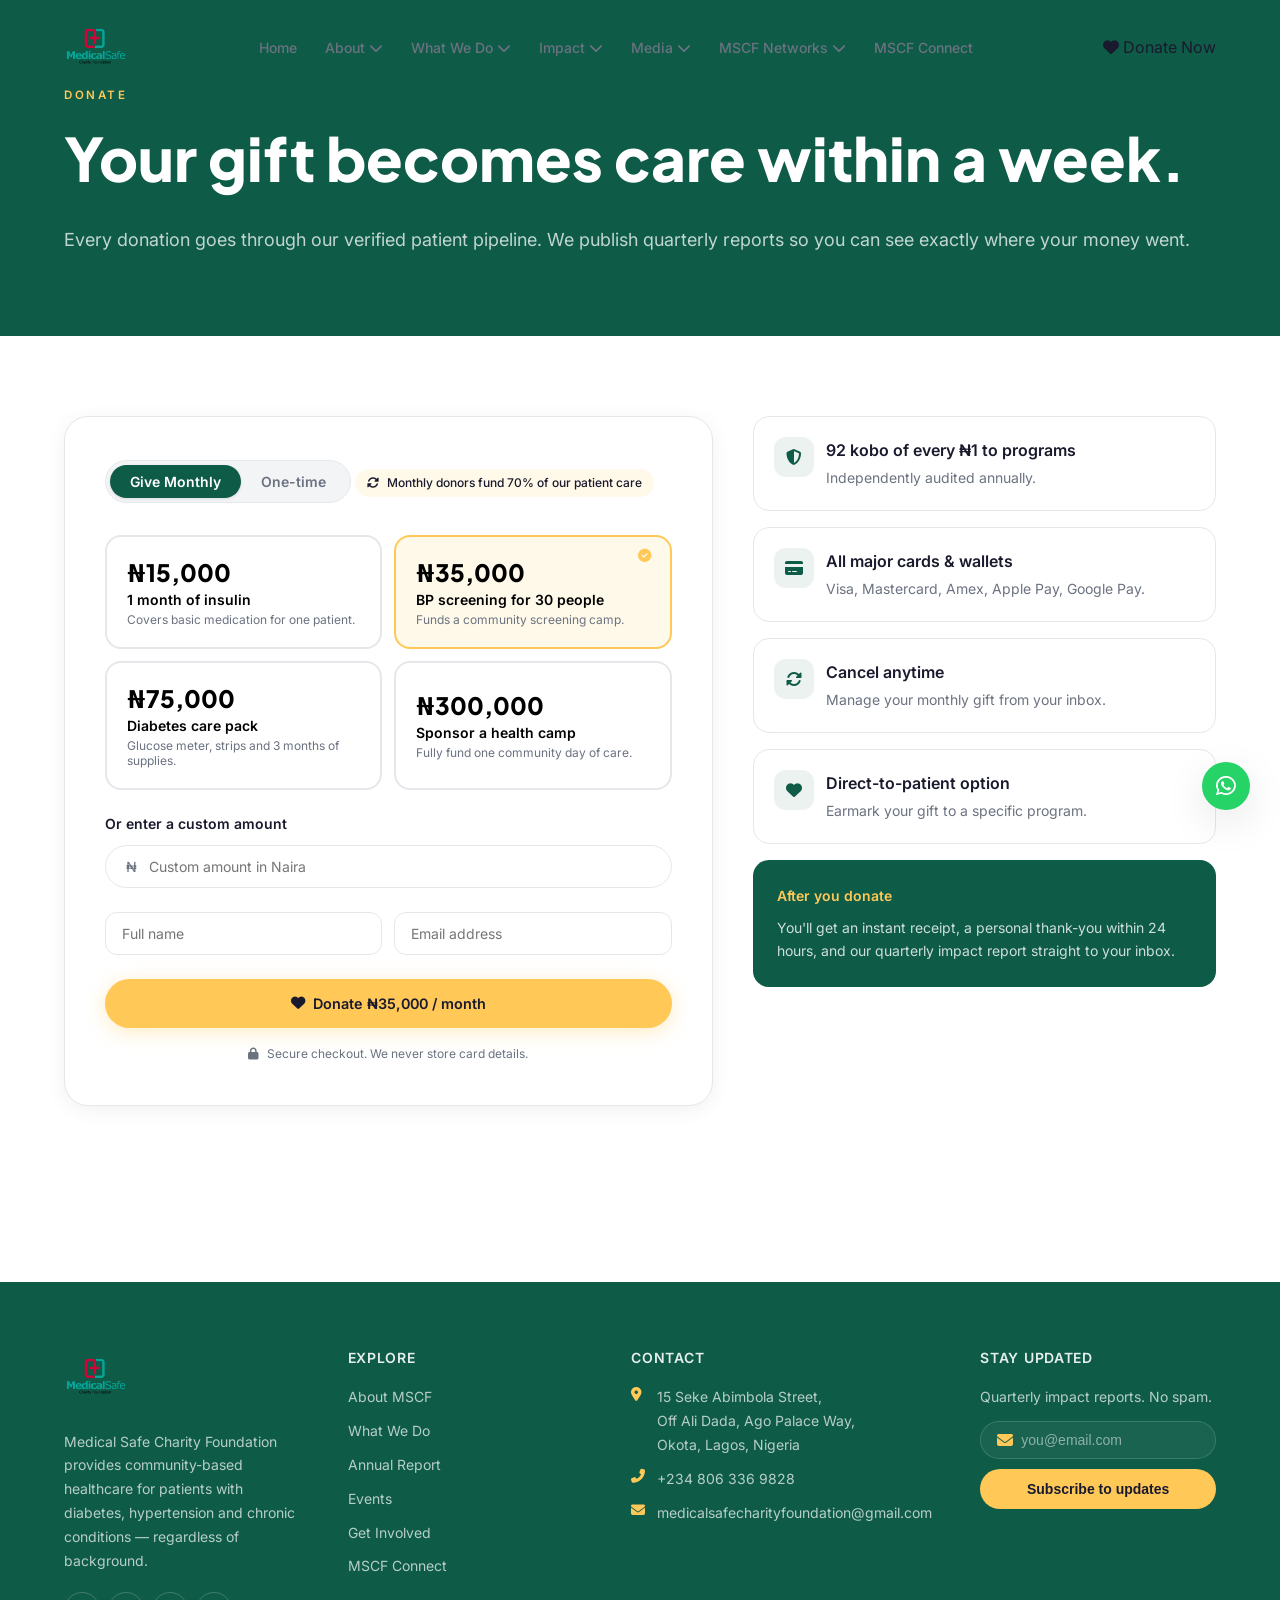
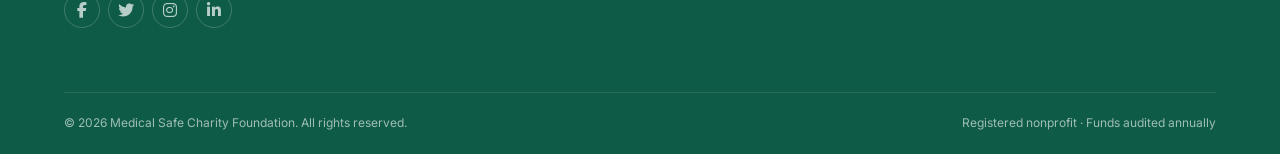
<file: project/donate.html>
<!DOCTYPE html>
<html lang="en">
<head>
  <meta charset="UTF-8">
  <meta name="viewport" content="width=device-width, initial-scale=1.0">
  <meta name="description" content="Your donation funds diabetes and hypertension care for patients who can't afford treatment. One-time or monthly.">
  <meta property="og:title" content="Donate | MSCF">
  <meta property="og:description" content="Fund a month of insulin. Cover a screening camp. Sponsor a patient.">
  <meta property="og:type" content="website">
  <meta property="og:image" content="https://medsafecharitycharityfoundation.org/src/assets/outreach/ms-screening-line-wide.jpg">
  <link rel="icon" type="image/svg+xml" href="assets/favicon.svg">
  <link rel="preconnect" href="https://fonts.googleapis.com">
  <link rel="preconnect" href="https://fonts.gstatic.com" crossorigin>
  <link href="https://fonts.googleapis.com/css2?family=Plus+Jakarta+Sans:wght@400;500;600;700;800&family=Inter:wght@400;500;600;700&family=Caveat:wght@500;700&display=swap" rel="stylesheet">
  <link rel="stylesheet" href="https://cdnjs.cloudflare.com/ajax/libs/font-awesome/6.5.1/css/all.min.css">
  <link rel="stylesheet" href="css/style.css">
  <link rel="stylesheet" href="css/animations.css">
  <link rel="stylesheet" href="css/responsive.css">
  <meta property="og:url" content="https://medicalsafecharityfoundation.org">
  <meta property="og:site_name" content="Medical Safe Charity Foundation">
  <meta name="keywords" content="Donate MSCF, charity donation Nigeria, diabetes donation, hypertension care fund, medical charity, insulin sponsorship, health camp donation">
  <meta name="author" content="Medical Safe Charity Foundation">
  <meta name="twitter:card" content="summary_large_image">
  <script type="application/ld+json">
  {
    "@context": "https://schema.org",
    "@type": "Organization",
    "name": "Medical Safe Charity Foundation",
    "url": "https://medicalsafecharityfoundation.org",
    "logo": "https://medsafecharitycharityfoundation.org/src/assets/mscf-logo.png",
    "contactPoint": {
      "@type": "ContactPoint",
      "telephone": "+234-806-336-9828",
      "contactType": "customer service",
      "email": "medicalsafecharityfoundation@gmail.com",
      "availableLanguage": ["English"]
    },
    "address": {
      "@type": "PostalAddress",
      "streetAddress": "15 Seke Abimbola Street, Off Ali Dada, Ago Palace Way",
      "addressLocality": "Okota",
      "addressRegion": "Lagos",
      "addressCountry": "NG"
    },
    "description": "Medical Safe Charity Foundation is dedicated to advancing healthcare access and improving health outcomes for underserved communities through medical missions, education, and sustainable programs.",
    "sameAs": [
      "https://facebook.com/medicalsafecharityfoundation",
      "https://twitter.com/medicalsafecharityfoundation",
      "https://instagram.com/medicalsafecharityfoundation",
      "https://linkedin.com/company/medicalsafecharityfoundation",
      "https://youtube.com/@medicalsafecharityfoundation"
    ]
  }
  </script>
  <title>Donate | MSCF</title>
</head>
<body>

  <div class="scroll-progress" id="scrollProgress">
    <div class="scroll-progress__fill" id="scrollProgressFill"></div>
  </div>

  <nav class="nav" id="nav" role="navigation" aria-label="Main navigation">
    <div class="container">
      <a href="index.html" class="nav__logo">
        <img src="/Images/mscf-logo.png" alt="Medical Safe Charity Foundation">
      </a>
      <div class="nav__links" id="navLinks">
        <a href="index.html" class="nav__link">Home</a>
        <div class="nav__dropdown">
          <a href="about.html" class="nav__link--parent" aria-haspopup="true" aria-expanded="false">About <i class="fas fa-chevron-down"></i></a>
          <div class="nav__dropdown-menu" role="menu" aria-hidden="true">
            <a href="about.html" class="nav__dropdown-link" role="menuitem" tabindex="-1"><i class="fas fa-info-circle"></i> Our Story</a>
            <a href="team.html" class="nav__dropdown-link" role="menuitem" tabindex="-1"><i class="fas fa-users"></i> Our Team</a>
            <a href="faq.html" class="nav__dropdown-link" role="menuitem" tabindex="-1"><i class="fas fa-question-circle"></i> FAQ</a>
          </div>
        </div>
        <div class="nav__dropdown">
          <a href="programs.html" class="nav__link--parent" aria-haspopup="true" aria-expanded="false">What We Do <i class="fas fa-chevron-down"></i></a>
          <div class="nav__dropdown-menu" role="menu" aria-hidden="true">
            <a href="programs.html" class="nav__dropdown-link" role="menuitem" tabindex="-1"><i class="fas fa-stethoscope"></i> Medical Outreach</a>
            <a href="programs.html" class="nav__dropdown-link" role="menuitem" tabindex="-1"><i class="fas fa-graduation-cap"></i> Education</a>
            <a href="programs.html" class="nav__dropdown-link" role="menuitem" tabindex="-1"><i class="fas fa-apple-alt"></i> Food Security</a>
            <a href="programs.html" class="nav__dropdown-link" role="menuitem" tabindex="-1"><i class="fas fa-tint"></i> Water &amp; Sanitation</a>
            <a href="programs.html" class="nav__dropdown-link" role="menuitem" tabindex="-1"><i class="fas fa-fist-raised"></i> Women Empowerment</a>
            <a href="programs.html" class="nav__dropdown-link" role="menuitem" tabindex="-1"><i class="fas fa-child"></i> Child Welfare</a>
          </div>
        </div>
        <div class="nav__dropdown">
          <a href="projects.html" class="nav__link--parent" aria-haspopup="true" aria-expanded="false">Impact <i class="fas fa-chevron-down"></i></a>
          <div class="nav__dropdown-menu" role="menu" aria-hidden="true">
            <a href="projects.html" class="nav__dropdown-link" role="menuitem" tabindex="-1"><i class="fas fa-clipboard-list"></i> Current Projects</a>
            <a href="projects.html#success-stories" class="nav__dropdown-link" role="menuitem" tabindex="-1"><i class="fas fa-star"></i> Success Stories</a>
            <a href="programs.html#stats" class="nav__dropdown-link" role="menuitem" tabindex="-1"><i class="fas fa-chart-line"></i> Our Reach</a>
          </div>
        </div>
        <div class="nav__dropdown">
          <a href="gallery.html" class="nav__link--parent" aria-haspopup="true" aria-expanded="false">Media <i class="fas fa-chevron-down"></i></a>
          <div class="nav__dropdown-menu" role="menu" aria-hidden="true">
            <a href="gallery.html" class="nav__dropdown-link" role="menuitem" tabindex="-1"><i class="fas fa-camera"></i> Photo Gallery</a>
            <a href="gallery.html#video" class="nav__dropdown-link" role="menuitem" tabindex="-1"><i class="fas fa-video"></i> Video Gallery</a>
          </div>
        </div>
        <div class="nav__dropdown">
          <a href="#" class="nav__link--parent" aria-haspopup="true" aria-expanded="false">MSCF Networks <i class="fas fa-chevron-down"></i></a>
          <div class="nav__dropdown-menu" role="menu" aria-hidden="true">
            <a href="#" class="nav__dropdown-link" role="menuitem" tabindex="-1"><i class="fas fa-handshake"></i> Our Partners</a>
            <a href="volunteer.html" class="nav__dropdown-link" role="menuitem" tabindex="-1"><i class="fas fa-hands-helping"></i> Get Involved</a>
            <a href="donate.html" class="nav__dropdown-link" role="menuitem" tabindex="-1"><i class="fas fa-donate"></i> Donate</a>
          </div>
        </div>
        <a href="contact.html" class="nav__link">MSCF Connect</a>
      </div>
      <div class="nav__actions">
        <a href="donate.html" class="nav__donate-btn"><i class="fas fa-heart"></i> Donate Now</a>
        <button class="nav__hamburger" id="hamburger" aria-label="Toggle menu">
          <span></span><span></span><span></span>
        </button>
      </div>
    </div>
  </nav>

  <div class="nav__mobile-overlay" id="navMobile">
    <div class="nav__mobile-menu">
      <a href="index.html" class="nav__mobile-link">Home</a>
      <div class="nav__mobile-accordion">
        <button class="nav__mobile-accordion-btn" aria-expanded="false">About <i class="fas fa-chevron-down"></i></button>
        <div class="nav__mobile-accordion-content">
          <a href="about.html" class="nav__mobile-sub-link"><i class="fas fa-info-circle"></i> Our Story</a>
          <a href="team.html" class="nav__mobile-sub-link"><i class="fas fa-users"></i> Our Team</a>
          <a href="faq.html" class="nav__mobile-sub-link"><i class="fas fa-question-circle"></i> FAQ</a>
        </div>
      </div>
      <div class="nav__mobile-accordion">
        <button class="nav__mobile-accordion-btn" aria-expanded="false">What We Do <i class="fas fa-chevron-down"></i></button>
        <div class="nav__mobile-accordion-content">
          <a href="programs.html" class="nav__mobile-sub-link"><i class="fas fa-stethoscope"></i> Medical Outreach</a>
          <a href="programs.html" class="nav__mobile-sub-link"><i class="fas fa-graduation-cap"></i> Education</a>
          <a href="programs.html" class="nav__mobile-sub-link"><i class="fas fa-apple-alt"></i> Food Security</a>
          <a href="programs.html" class="nav__mobile-sub-link"><i class="fas fa-tint"></i> Water &amp; Sanitation</a>
          <a href="programs.html" class="nav__mobile-sub-link"><i class="fas fa-fist-raised"></i> Women Empowerment</a>
          <a href="programs.html" class="nav__mobile-sub-link"><i class="fas fa-child"></i> Child Welfare</a>
        </div>
      </div>
      <div class="nav__mobile-accordion">
        <button class="nav__mobile-accordion-btn" aria-expanded="false">Impact <i class="fas fa-chevron-down"></i></button>
        <div class="nav__mobile-accordion-content">
          <a href="projects.html" class="nav__mobile-sub-link"><i class="fas fa-clipboard-list"></i> Current Projects</a>
          <a href="projects.html#success-stories" class="nav__mobile-sub-link"><i class="fas fa-star"></i> Success Stories</a>
          <a href="programs.html#stats" class="nav__mobile-sub-link"><i class="fas fa-chart-line"></i> Our Reach</a>
        </div>
      </div>
      <div class="nav__mobile-accordion">
        <button class="nav__mobile-accordion-btn" aria-expanded="false">Media <i class="fas fa-chevron-down"></i></button>
        <div class="nav__mobile-accordion-content">
          <a href="gallery.html" class="nav__mobile-sub-link"><i class="fas fa-camera"></i> Photo Gallery</a>
          <a href="gallery.html#video" class="nav__mobile-sub-link"><i class="fas fa-video"></i> Video Gallery</a>
        </div>
      </div>
      <div class="nav__mobile-accordion">
        <button class="nav__mobile-accordion-btn" aria-expanded="false">MSCF Networks <i class="fas fa-chevron-down"></i></button>
        <div class="nav__mobile-accordion-content">
          <a href="#" class="nav__mobile-sub-link"><i class="fas fa-handshake"></i> Our Partners</a>
          <a href="volunteer.html" class="nav__mobile-sub-link"><i class="fas fa-hands-helping"></i> Get Involved</a>
          <a href="donate.html" class="nav__mobile-sub-link"><i class="fas fa-donate"></i> Donate</a>
        </div>
      </div>
      <a href="contact.html" class="nav__mobile-link">MSCF Connect</a>
      <div class="nav__mobile-donate">
        <a href="donate.html" class="nav__donate-btn"><i class="fas fa-heart"></i> Donate Now</a>
      </div>
    </div>
  </div>

  <section class="page-banner">
    <div class="container">
      <span class="eyebrow">Donate</span>
      <h1 class="page-banner__title">Your gift becomes care within a week.</h1>
      <p class="page-banner__text">Every donation goes through our verified patient pipeline. We publish quarterly reports so you can see exactly where your money went.</p>
    </div>
  </section>

  <section class="donate-section">
    <div class="container">
      <div class="donate__layout">

        <div class="donate__form">
          <div class="donate__toggle">
            <button class="donate__toggle-btn donate__toggle-btn--active">Give Monthly</button>
            <button class="donate__toggle-btn">One-time</button>
          </div>

          <p class="donate__badge"><i class="fas fa-sync-alt"></i> Monthly donors fund 70% of our patient care</p>

          <div class="donate__tiers">
            <button class="donate__tier">
              <div class="donate__tier-amount">₦15,000</div>
              <div class="donate__tier-label">1 month of insulin</div>
              <div class="donate__tier-desc">Covers basic medication for one patient.</div>
            </button>
            <button class="donate__tier donate__tier--selected">
              <i class="fas fa-check-circle donate__tier-check"></i>
              <div class="donate__tier-amount">₦35,000</div>
              <div class="donate__tier-label">BP screening for 30 people</div>
              <div class="donate__tier-desc">Funds a community screening camp.</div>
            </button>
            <button class="donate__tier">
              <div class="donate__tier-amount">₦75,000</div>
              <div class="donate__tier-label">Diabetes care pack</div>
              <div class="donate__tier-desc">Glucose meter, strips and 3 months of supplies.</div>
            </button>
            <button class="donate__tier">
              <div class="donate__tier-amount">₦300,000</div>
              <div class="donate__tier-label">Sponsor a health camp</div>
              <div class="donate__tier-desc">Fully fund one community day of care.</div>
            </button>
          </div>

          <div class="donate__custom">
            <label class="donate__custom-label">Or enter a custom amount</label>
            <div class="donate__custom-input">
              <span class="donate__custom-prefix">₦</span>
              <input type="number" min="100" step="100" placeholder="Custom amount in Naira">
            </div>
          </div>

          <div class="donate__fields">
            <input type="text" class="donate__field" placeholder="Full name">
            <input type="email" class="donate__field" placeholder="Email address">
          </div>

          <button class="donate__submit"><i class="fas fa-heart"></i> Donate ₦35,000 / month</button>

          <p class="donate__secure"><i class="fas fa-lock"></i> Secure checkout. We never store card details.</p>
        </div>

        <aside class="donate__sidebar">
          <div class="donate__perk">
            <div class="donate__perk-icon"><i class="fas fa-shield-alt"></i></div>
            <div>
              <div class="donate__perk-title">92 kobo of every ₦1 to programs</div>
              <div class="donate__perk-desc">Independently audited annually.</div>
            </div>
          </div>
          <div class="donate__perk">
            <div class="donate__perk-icon"><i class="fas fa-credit-card"></i></div>
            <div>
              <div class="donate__perk-title">All major cards &amp; wallets</div>
              <div class="donate__perk-desc">Visa, Mastercard, Amex, Apple Pay, Google Pay.</div>
            </div>
          </div>
          <div class="donate__perk">
            <div class="donate__perk-icon"><i class="fas fa-sync-alt"></i></div>
            <div>
              <div class="donate__perk-title">Cancel anytime</div>
              <div class="donate__perk-desc">Manage your monthly gift from your inbox.</div>
            </div>
          </div>
          <div class="donate__perk">
            <div class="donate__perk-icon"><i class="fas fa-heart"></i></div>
            <div>
              <div class="donate__perk-title">Direct-to-patient option</div>
              <div class="donate__perk-desc">Earmark your gift to a specific program.</div>
            </div>
          </div>

          <div class="donate__note">
            <div class="donate__note-label">After you donate</div>
            <p class="donate__note-text">You'll get an instant receipt, a personal thank-you within 24 hours, and our quarterly impact report straight to your inbox.</p>
          </div>
        </aside>

      </div>
    </div>
  </section>

  <footer class="site-footer">
    <div class="container">
      <div class="site-footer__grid">
        <div>
          <div class="footer__brand">
            <a href="index.html">
              <img src="/Images/mscf-logo.png" alt="Medical Safe Charity Foundation" style="height:64px;width:auto;object-fit:contain;">
            </a>
            <p>Medical Safe Charity Foundation provides community-based healthcare for patients with diabetes, hypertension and chronic conditions — regardless of background.</p>
            <div class="footer__social">
              <a href="#" class="footer__social-link" aria-label="Facebook"><i class="fab fa-facebook-f"></i></a>
              <a href="#" class="footer__social-link" aria-label="Twitter"><i class="fab fa-twitter"></i></a>
              <a href="#" class="footer__social-link" aria-label="Instagram"><i class="fab fa-instagram"></i></a>
              <a href="#" class="footer__social-link" aria-label="LinkedIn"><i class="fab fa-linkedin-in"></i></a>
            </div>
          </div>
        </div>
        <div>
          <h4 class="footer__heading">Explore</h4>
          <div class="footer__links">
            <a href="about.html">About MSCF</a>
            <a href="programs.html">What We Do</a>
            <a href="#">Annual Report</a>
            <a href="#">Events</a>
            <a href="volunteer.html">Get Involved</a>
            <a href="contact.html">MSCF Connect</a>
          </div>
        </div>
        <div>
          <h4 class="footer__heading">Contact</h4>
          <div class="footer__links">
            <span class="footer__contact-item">
              <i class="fas fa-map-marker-alt footer__contact-icon"></i>
              <span>15 Seke Abimbola Street,<br>Off Ali Dada, Ago Palace Way,<br>Okota, Lagos, Nigeria</span>
            </span>
            <a href="tel:+2348063369828" class="footer__contact-item">
              <i class="fas fa-phone-alt footer__contact-icon"></i>
              +234 806 336 9828
            </a>
            <a href="mailto:medicalsafecharityfoundation@gmail.com" class="footer__contact-item">
              <i class="fas fa-envelope footer__contact-icon"></i>
              medicalsafecharityfoundation@gmail.com
            </a>
          </div>
        </div>
        <div>
          <h4 class="footer__heading">Stay updated</h4>
          <div class="footer__newsletter">
            <p>Quarterly impact reports. No spam.</p>
            <form class="footer__newsletter-form" id="newsletterForm">
              <div class="footer__newsletter-input">
                <i class="fas fa-envelope" style="color:var(--accent);flex:none;width:16px;"></i>
                <input type="email" placeholder="you@email.com" required>
              </div>
              <button type="submit" class="footer__newsletter-submit">Subscribe to updates</button>
            </form>
          </div>
        </div>
      </div>
      <div class="footer__bottom">
        <div class="footer__bottom-content">
          <p>&copy; <span id="year"></span> Medical Safe Charity Foundation. All rights reserved.</p>
          <p>Registered nonprofit &middot; Funds audited annually</p>
        </div>
      </div>
    </div>
  </footer>

  <button class="back-to-top" id="backToTop" aria-label="Back to top">
    <i class="fas fa-arrow-up"></i>
  </button>

  <a href="https://wa.me/2348063369828" class="whatsapp-float" target="_blank" rel="noopener noreferrer" aria-label="Chat on WhatsApp">
    <i class="fab fa-whatsapp"></i>
  </a>

  <script src="js/navigation.js"></script>
</body>
</html>
</file>
<file: project/css/style.css>
:root {
  --primary: #0E5B47;
  --primary-dark: #0A4636;
  --primary-light: #1A7A60;
  --primary-soft: rgba(14, 91, 71, 0.08);
  --primary-foreground: #FFFFFF;
  --accent: #FFC857;
  --accent-dark: #E8B43E;
  --accent-soft: rgba(255, 200, 87, 0.12);
  --accent-foreground: #1A1A2E;
  --background: #FFFFFF;
  --foreground: #1A1A2E;
  --card: #FFFFFF;
  --border: #E5E7EB;
  --muted-foreground: #6B7280;
  --secondary: #F3F4F6;
  --surface: #F8FAFB;
  --shadow-sm: 0 2px 8px rgba(0, 0, 0, 0.06);
  --shadow-soft: 0 4px 20px rgba(0, 0, 0, 0.06);
  --shadow-lift: 0 12px 40px rgba(0, 0, 0, 0.1);
  --shadow-amber: 0 4px 20px rgba(255, 200, 87, 0.35);
  --radius-sm: 8px;
  --radius-md: 12px;
  --radius-lg: 16px;
  --radius-xl: 24px;
  --radius-2xl: 32px;
  --radius-full: 9999px;
  --transition: 0.3s cubic-bezier(0.4, 0, 0.2, 1);
  --font-display: 'Plus Jakarta Sans', sans-serif;
  --font-body: 'Inter', sans-serif;
  --font-script: 'Caveat', cursive;
}

*,
*::before,
*::after {
  margin: 0;
  padding: 0;
  box-sizing: border-box;
}

html {
  scroll-behavior: smooth;
  font-size: 16px;
}

body {
  font-family: var(--font-body);
  color: var(--foreground);
  background: var(--background);
  line-height: 1.7;
  overflow-x: hidden;
  -webkit-font-smoothing: antialiased;
}

a { text-decoration: none; color: inherit; }
img { max-width: 100%; height: auto; display: block; }
ul, ol { list-style: none; }

.container-page {
  max-width: 1120px;
  margin: 0 auto;
  padding: 0 24px;
}

.section { padding: 110px 0; }

.flex { display: flex; }
.flex-col { flex-direction: column; }
.flex-1 { flex: 1; }
.items-center { align-items: center; }
.items-end { align-items: flex-end; }
.justify-center { justify-content: center; }
.justify-between { justify-content: space-between; }
.gap-1 { gap: 4px; }
.gap-2 { gap: 8px; }
.gap-3 { gap: 12px; }
.gap-4 { gap: 16px; }
.gap-5 { gap: 20px; }
.gap-6 { gap: 24px; }
.gap-8 { gap: 32px; }
.gap-10 { gap: 40px; }
.gap-12 { gap: 48px; }
.gap-y-8 { row-gap: 32px; }
.grid { display: grid; }
.grid-cols-2 { grid-template-columns: repeat(2, 1fr); }
.grid-cols-4 { grid-template-columns: repeat(4, 1fr); }
.inline-flex { display: inline-flex; }
.hidden { display: none; }
.relative { position: relative; }
.absolute { position: absolute; }
.inset-0 { top: 0; right: 0; bottom: 0; left: 0; }
.overflow-hidden { overflow: hidden; }
.w-full { width: 100%; }
.h-full { height: 100%; }
.object-cover { object-fit: cover; }
.object-contain { object-fit: contain; }
.text-center { text-align: center; }
.text-left { text-align: left; }
.text-balance { text-wrap: balance; }
.whitespace-pre-line { white-space: pre-line; }
.break-all { word-break: break-all; }
.mx-auto { margin-left: auto; margin-right: auto; }
.-mt-24 { margin-top: -96px; }
.mt-1 { margin-top: 4px; }
.mt-2 { margin-top: 8px; }
.mt-3 { margin-top: 12px; }
.mt-4 { margin-top: 16px; }
.mt-5 { margin-top: 20px; }
.mt-6 { margin-top: 24px; }
.mt-8 { margin-top: 32px; }
.mt-9 { margin-top: 36px; }
.mt-12 { margin-top: 48px; }
.mt-14 { margin-top: 56px; }
.mt-16 { margin-top: 64px; }
.mb-1 { margin-bottom: 4px; }
.mb-1\.5 { margin-bottom: 6px; }
.mb-3 { margin-bottom: 12px; }
.mb-4 { margin-bottom: 16px; }
.mb-12 { margin-bottom: 48px; }
.p-1 { padding: 4px; }
.p-5 { padding: 20px; }
.p-6 { padding: 24px; }
.p-7 { padding: 28px; }
.p-10 { padding: 40px; }
.px-3 { padding-left: 12px; padding-right: 12px; }
.px-4 { padding-left: 16px; padding-right: 16px; }
.px-5 { padding-left: 20px; padding-right: 20px; }
.px-6 { padding-left: 24px; padding-right: 24px; }
.px-7 { padding-left: 28px; padding-right: 28px; }
.py-2 { padding-top: 8px; padding-bottom: 8px; }
.py-2\.5 { padding-top: 10px; padding-bottom: 10px; }
.py-3 { padding-top: 12px; padding-bottom: 12px; }
.py-3\.5 { padding-top: 14px; padding-bottom: 14px; }
.py-4 { padding-top: 16px; padding-bottom: 16px; }
.py-5 { padding-top: 20px; padding-bottom: 20px; }
.py-10 { padding-top: 40px; padding-bottom: 40px; }
.py-16 { padding-top: 64px; padding-bottom: 64px; }
.py-20 { padding-top: 80px; padding-bottom: 80px; }
.py-24 { padding-top: 96px; padding-bottom: 96px; }
.pb-4 { padding-bottom: 16px; }
.pb-20 { padding-bottom: 80px; }
.pt-4 { padding-top: 16px; }
.pl-5 { padding-left: 20px; }
.pr-5 { padding-right: 20px; }
.min-h-screen { min-height: 100vh; }
.min-h-\[420px\] { min-height: 420px; }
.min-h-\[520px\] { min-height: 520px; }
.min-h-\[640px\] { min-height: 640px; }
.max-w-lg { max-width: 512px; }
.max-w-xl { max-width: 576px; }
.max-w-2xl { max-width: 672px; }
.max-w-3xl { max-width: 768px; }
.max-w-4xl { max-width: 896px; }
.max-w-\[18rem\] { max-width: 18rem; }
.h-2 { height: 8px; }
.h-3 { height: 12px; }
.h-3\.5 { height: 14px; }
.h-4 { height: 16px; }
.h-5 { height: 24px; }
.h-6 { height: 24px; }
.h-8 { height: 32px; }
.h-9 { height: 36px; }
.h-10 { height: 40px; }
.h-11 { height: 44px; }
.h-12 { height: 48px; }
.h-14 { height: 56px; }
.h-16 { height: 64px; }
.h-20 { height: 80px; }
.h-40 { height: 160px; }
.h-56 { height: 224px; }
.h-\[70vh\] { height: 70vh; }
.w-2 { width: 8px; }
.w-3 { width: 12px; }
.w-3\.5 { width: 14px; }
.w-4 { width: 16px; }
.w-5 { width: 24px; }
.w-6 { width: 24px; }
.w-8 { width: 32px; }
.w-9 { width: 36px; }
.w-10 { width: 40px; }
.w-12 { width: 48px; }
.w-14 { width: 56px; }
.w-16 { width: 64px; }
.w-56 { width: 224px; }
.w-auto { width: auto; }
.w-fit { width: fit-content; }
.flex-none { flex: none; }
.flex-wrap { flex-wrap: wrap; }
.pointer-events-none { pointer-events: none; }
.select-none { user-select: none; }
.z-10 { z-index: 10; }
.z-50 { z-index: 50; }
.tracking-tight { letter-spacing: -0.025em; }
.tracking-wider { letter-spacing: 0.05em; }
.uppercase { text-transform: uppercase; }
.capitalize { text-transform: capitalize; }
.leading-none { line-height: 1; }
.leading-tight { line-height: 1.25; }
.leading-snug { line-height: 1.375; }
.leading-relaxed { line-height: 1.625; }
.aspect-\[4\/3\] { aspect-ratio: 4/3; }
.aspect-\[16\/9\] { aspect-ratio: 16/9; }
.border { border: 1px solid var(--border); }
.border-b { border-bottom: 1px solid var(--border); }
.border-t { border-top: 1px solid var(--border); }
.border-2 { border-width: 2px; }
.border-accent { border-color: var(--accent); }
.border-border { border-color: var(--border); }
.rounded-full { border-radius: var(--radius-full); }
.rounded-xl { border-radius: var(--radius-md); }
.rounded-2xl { border-radius: var(--radius-lg); }
.rounded-3xl { border-radius: var(--radius-xl); }
.rounded-\[2\.5rem\] { border-radius: 40px; }
.text-xs { font-size: 0.75rem; line-height: 1rem; }
.text-sm { font-size: 0.875rem; line-height: 1.25rem; }
.text-base { font-size: 1rem; }
.text-lg { font-size: 1.125rem; }
.text-xl { font-size: 1.25rem; }
.text-2xl { font-size: 1.5rem; }
.text-3xl { font-size: 1.875rem; }
.text-4xl { font-size: 2.25rem; }
.text-5xl { font-size: 3rem; }
.text-6xl { font-size: 3.75rem; }
.text-7xl { font-size: 4.5rem; }
.text-\[14vw\] { font-size: 14vw; }
.font-medium { font-weight: 500; }
.font-semibold { font-weight: 600; }
.font-bold { font-weight: 700; }
.font-extrabold { font-weight: 800; }
.font-black { font-weight: 900; }
.font-display { font-family: var(--font-display); }
.font-script { font-family: var(--font-script); }
.text-primary { color: var(--primary); }
.text-accent { color: var(--accent); }
.text-foreground { color: var(--foreground); }
.text-muted-foreground { color: var(--muted-foreground); }
.text-white { color: #FFFFFF; }
.text-accent-foreground { color: var(--accent-foreground); }
.text-primary-foreground { color: var(--primary-foreground); }
.bg-primary { background: var(--primary); }
.bg-accent { background: var(--accent); }
.bg-accent-soft { background: var(--accent-soft); }
.bg-background { background: var(--background); }
.bg-card { background: var(--card); }
.bg-secondary { background: var(--secondary); }
.bg-surface { background: var(--surface); }
.bg-primary-soft { background: var(--primary-soft); }
.shadow-sm { box-shadow: var(--shadow-sm); }
.shadow-soft { box-shadow: var(--shadow-soft); }
.shadow-lift { box-shadow: var(--shadow-lift); }
.shadow-amber { box-shadow: var(--shadow-amber); }
.transition { transition: var(--transition); }
.transition-transform { transition: transform var(--transition); }
.transition-colors { transition: color var(--transition), background-color var(--transition), border-color var(--transition); }
.opacity-0 { opacity: 0; }
.opacity-100 { opacity: 1; }
.opacity-60 { opacity: 0.6; }
.opacity-90 { opacity: 0.9; }
.cursor-pointer { cursor: pointer; }
.sticky { position: sticky; }
.top-0 { top: 0; }
.-rotate-1 { transform: rotate(-1deg); }
.-rotate-2 { transform: rotate(-2deg); }
.-rotate-3 { transform: rotate(-3deg); }
.rotate-1 { transform: rotate(1deg); }
.rotate-180 { transform: rotate(180deg); }
.-translate-y-1\/2 { transform: translateY(-50%); }
.-translate-x-1\/2 { transform: translateX(-50%); }
.sr-only { position: absolute; width: 1px; height: 1px; padding: 0; margin: -1px; overflow: hidden; clip: rect(0,0,0,0); white-space: nowrap; border-width: 0; }

/* Component Classes */
.eyebrow {
  display: inline-block;
  font-size: 0.72rem;
  font-weight: 600;
  letter-spacing: 2.5px;
  text-transform: uppercase;
  color: var(--accent);
}

.section__header {
  text-align: center;
  margin-bottom: 56px;
}

.btn {
  display: inline-flex;
  align-items: center;
  gap: 10px;
  padding: 14px 32px;
  font-family: var(--font-body);
  font-size: 0.9rem;
  font-weight: 600;
  border: none;
  border-radius: var(--radius-full);
  cursor: pointer;
  transition: var(--transition);
  position: relative;
  overflow: hidden;
}

.btn--primary {
  background: var(--primary);
  color: var(--primary-foreground);
  box-shadow: 0 4px 15px rgba(14, 91, 71, 0.25);
}

.btn--accent {
  background: var(--accent);
  color: var(--accent-foreground);
  box-shadow: var(--shadow-amber);
}

/* Loading Screen */
.loading-screen {
  position: fixed;
  inset: 0;
  z-index: 9999;
  background: var(--background);
  display: flex;
  align-items: center;
  justify-content: center;
  transition: opacity 0.5s, visibility 0.5s;
}

.loading-screen--hidden {
  opacity: 0;
  visibility: hidden;
  pointer-events: none;
}

.loading-screen__spinner {
  width: 40px;
  height: 40px;
  border-radius: 50%;
  border: 3px solid var(--border);
  border-top-color: var(--accent);
  animation: spin 0.8s linear infinite;
}

/* Scroll Progress */
.scroll-progress {
  position: fixed;
  top: 0;
  left: 0;
  width: 100%;
  height: 3px;
  z-index: 10000;
  background: transparent;
}

.scroll-progress__fill {
  height: 100%;
  background: var(--accent);
  width: 0%;
  transition: width 0.1s linear;
}

/* Back to top */
.back-to-top {
  position: fixed;
  bottom: 30px;
  right: 30px;
  width: 48px;
  height: 48px;
  border-radius: 50%;
  background: var(--primary);
  color: var(--primary-foreground);
  border: none;
  cursor: pointer;
  display: flex;
  align-items: center;
  justify-content: center;
  font-size: 1.2rem;
  box-shadow: var(--shadow-lift);
  opacity: 0;
  visibility: hidden;
  transform: translateY(20px);
  transition: var(--transition);
  z-index: 999;
}

.back-to-top--visible {
  opacity: 1;
  visibility: visible;
  transform: translateY(0);
}

.back-to-top:hover {
  background: var(--primary-dark);
  transform: translateY(-3px);
}

/* === NAVIGATION === */
.nav {
  position: fixed;
  top: 0;
  left: 0;
  width: 100%;
  z-index: 1000;
  padding: 16px 0;
  transition: var(--transition);
}

.nav--scrolled {
  background: rgba(255, 255, 255, 0.95);
  backdrop-filter: blur(20px);
  -webkit-backdrop-filter: blur(20px);
  border-bottom: 1px solid var(--border);
  box-shadow: var(--shadow-sm);
  padding: 8px 0;
}

.nav .container {
  display: flex;
  align-items: center;
  justify-content: space-between;
  gap: 16px;
}

.container {
  max-width: 1200px;
  margin: 0 auto;
  padding: 0 24px;
}

.nav__logo {
  display: flex;
  align-items: center;
  flex-shrink: 0;
}

.nav__logo img {
  height: 64px;
  width: auto;
  object-fit: contain;
}

.nav--scrolled .nav__logo img {
  height: 56px;
}

.nav__links {
  display: none;
  align-items: center;
  gap: 4px;
}

@media (min-width: 1024px) {
  .nav__links { display: flex; }
}

.nav__link {
  position: relative;
  padding: 8px 12px;
  border-radius: var(--radius-full);
  font-size: 0.875rem;
  font-weight: 500;
  color: var(--muted-foreground);
  transition: color var(--transition);
}

.nav__link:hover,
.nav__link--active {
  color: var(--foreground);
}

.nav__link--active::after {
  content: '';
  position: absolute;
  inset-inline: 12px;
  bottom: -2px;
  height: 3px;
  border-radius: var(--radius-full);
  background: var(--accent);
}

.nav__link--parent {
  display: inline-flex;
  align-items: center;
  gap: 4px;
  padding: 8px 12px;
  border-radius: var(--radius-full);
  font-size: 0.875rem;
  font-weight: 500;
  color: var(--muted-foreground);
  transition: color var(--transition);
  cursor: pointer;
  background: none;
  border: none;
  font-family: var(--font-body);
}

.nav__link--parent:hover,
.nav__link--parent--active {
  color: var(--foreground);
}

.nav__dropdown {
  position: relative;
}

.nav__dropdown-menu {
  position: absolute;
  top: 100%;
  left: 0;
  min-width: 220px;
  background: var(--card);
  border: 1px solid var(--border);
  border-radius: var(--radius-md);
  box-shadow: var(--shadow-lift);
  padding: 8px;
  opacity: 0;
  visibility: hidden;
  transform: translateY(8px);
  transition: var(--transition);
  margin-top: 8px;
}

.nav__dropdown-menu--open {
  opacity: 1;
  visibility: visible;
  transform: translateY(0);
}

.nav__dropdown-link {
  display: flex;
  align-items: center;
  gap: 10px;
  padding: 10px 14px;
  border-radius: var(--radius-sm);
  font-size: 0.875rem;
  color: var(--foreground);
  transition: background var(--transition);
}

.nav__dropdown-link:hover,
.nav__dropdown-link--active {
  background: var(--secondary);
}

.nav__dropdown-link i {
  width: 16px;
  color: var(--accent);
}

/* Hamburger */
.nav__hamburger {
  display: flex;
  width: 40px;
  height: 40px;
  align-items: center;
  justify-content: center;
  border-radius: 50%;
  border: 1px solid var(--border);
  background: none;
  cursor: pointer;
  color: var(--foreground);
}

@media (min-width: 1024px) {
  .nav__hamburger { display: none; }
}

.nav__hamburger--active {
  background: var(--secondary);
}

/* Mobile overlay */
.nav__mobile-overlay {
  position: fixed;
  inset: 0;
  top: 80px;
  background: rgba(0,0,0,0.3);
  z-index: 999;
  opacity: 0;
  visibility: hidden;
  transition: var(--transition);
}

.nav__mobile-overlay--open {
  opacity: 1;
  visibility: visible;
}

.nav__mobile-menu {
  background: var(--card);
  max-height: calc(100vh - 80px);
  overflow-y: auto;
  padding: 16px;
}

.nav__mobile-link {
  display: block;
  padding: 14px 16px;
  border-radius: var(--radius-sm);
  font-size: 1rem;
  font-weight: 500;
  color: var(--foreground);
  border-bottom: 1px solid var(--border);
}

.nav__mobile-link--active,
.nav__mobile-link:hover {
  color: var(--primary);
}

.nav__mobile-accordion-btn {
  display: flex;
  align-items: center;
  justify-content: space-between;
  width: 100%;
  padding: 14px 16px;
  background: none;
  border: none;
  border-bottom: 1px solid var(--border);
  font-size: 1rem;
  font-weight: 500;
  font-family: var(--font-body);
  cursor: pointer;
  color: var(--foreground);
}

.nav__mobile-accordion-btn i {
  transition: transform var(--transition);
}

.nav__mobile-accordion--open .nav__mobile-accordion-btn i {
  transform: rotate(180deg);
}

.nav__mobile-sub-menu {
  padding: 8px 0 8px 16px;
  display: none;
}

.nav__mobile-accordion--open .nav__mobile-sub-menu {
  display: block;
}

.nav__mobile-sub-link {
  display: flex;
  align-items: center;
  gap: 10px;
  padding: 10px 16px;
  font-size: 0.9rem;
  color: var(--foreground);
  border-radius: var(--radius-sm);
}

.nav__mobile-sub-link:hover,
.nav__mobile-sub-link--active {
  background: var(--secondary);
}

/* === HERO === */
.hero {
  position: relative;
  overflow: hidden;
}

.hero__slider {
  position: relative;
}

.hero__slide {
  position: absolute;
  inset: 0;
  opacity: 0;
  transition: opacity 1s ease;
  background-size: cover;
  background-position: center;
}

.hero__slide--active {
  opacity: 1;
}

.hero__slide img {
  width: 100%;
  height: 100%;
  object-fit: cover;
  object-position: center;
}

.hero__overlay {
  position: absolute;
  inset: 0;
  background: linear-gradient(to right, rgba(0,0,0,0.7), rgba(0,0,0,0.45), rgba(0,0,0,0.2));
}

.hero__content {
  position: relative;
  min-height: 640px;
  display: flex;
  align-items: center;
  z-index: 2;
}

.hero__body {
  max-width: 768px;
  color: #FFFFFF;
  animation: fadeIn 1s ease;
}

.hero__decor {
  display: flex;
  align-items: center;
  gap: 12px;
}

.hero__line {
  width: 40px;
  height: 1px;
  background: var(--accent);
}

.hero__script {
  font-family: var(--font-script);
  font-size: 1.5rem;
  color: var(--accent);
}

.hero__title {
  margin-top: 20px;
  font-size: 3rem;
  font-weight: 800;
  line-height: 1.05;
  text-wrap: balance;
}

.hero__title span {
  color: var(--accent);
}

@media (min-width: 640px) {
  .hero__title { font-size: 3.75rem; }
}

@media (min-width: 1024px) {
  .hero__title { font-size: 4.5rem; }
}

.hero__text {
  margin-top: 24px;
  max-width: 576px;
  font-size: 1rem;
  color: rgba(255,255,255,0.85);
}

@media (min-width: 640px) {
  .hero__text { font-size: 1.125rem; }
}

.hero__actions {
  margin-top: 36px;
  display: flex;
  flex-wrap: wrap;
  align-items: center;
  gap: 20px;
}

.hero__btn {
  display: inline-flex;
  align-items: center;
  gap: 8px;
  padding: 16px 28px;
  border-radius: var(--radius-full);
  font-size: 0.875rem;
  font-weight: 600;
  border: none;
  cursor: pointer;
  transition: var(--transition);
  font-family: var(--font-body);
}

.hero__btn--primary {
  background: var(--accent);
  color: var(--accent-foreground);
  box-shadow: var(--shadow-amber);
}

.hero__btn--primary:hover {
  transform: scale(1.02);
}

.hero__btn--play {
  width: 56px;
  height: 56px;
  border-radius: 50%;
  background: var(--accent);
  color: var(--accent-foreground);
  display: flex;
  align-items: center;
  justify-content: center;
  box-shadow: var(--shadow-amber);
  border: none;
  cursor: pointer;
  position: relative;
  transition: var(--transition);
}

.hero__btn--play:hover {
  transform: scale(1.05);
}

.hero__btn--play-ping {
  position: absolute;
  inset: 0;
  border-radius: 50%;
  background: var(--accent);
  opacity: 0.4;
  animation: ping 2s infinite;
}

.hero__nav {
  position: absolute;
  top: 50%;
  transform: translateY(-50%);
  z-index: 10;
  width: 48px;
  height: 48px;
  border-radius: 50%;
  border: 1px solid rgba(255,255,255,0.4);
  background: transparent;
  color: #FFFFFF;
  display: none;
  align-items: center;
  justify-content: center;
  cursor: pointer;
  transition: var(--transition);
}

@media (min-width: 768px) {
  .hero__nav { display: inline-flex; }
}

.hero__nav:hover {
  background: #FFFFFF;
  color: var(--foreground);
}

.hero__btn--prev { left: 16px; }
.hero__btn--next { right: 16px; }

.hero__dots {
  position: absolute;
  bottom: 32px;
  left: 50%;
  transform: translateX(-50%);
  z-index: 10;
  display: flex;
  gap: 8px;
}

.hero__dot {
  height: 8px;
  border-radius: var(--radius-full);
  transition: all 0.3s;
  border: none;
  cursor: pointer;
  background: rgba(255,255,255,0.5);
}

.hero__dot--active {
  width: 32px;
  background: var(--accent);
}

.hero__dot:not(.hero__dot--active) {
  width: 8px;
}

/* === STATS STRIP === */
.stats-strip {
  border-bottom: 1px solid var(--border);
  background: var(--surface);
}

.stats-strip__grid {
  display: grid;
  grid-template-columns: repeat(2, 1fr);
  gap: 32px;
  padding: 40px 0;
}

@media (min-width: 768px) {
  .stats-strip__grid {
    grid-template-columns: repeat(4, 1fr);
  }
}

.stats-strip__item {
  text-align: center;
}

.stats-strip__number {
  font-family: var(--font-display);
  font-size: 2.25rem;
  font-weight: 800;
  color: var(--primary);
}

@media (min-width: 640px) {
  .stats-strip__number { font-size: 3rem; }
}

.stats-strip__label {
  margin-top: 4px;
  font-size: 0.875rem;
  color: var(--muted-foreground);
}

/* === THE REALITY === */
.reality {
  padding: 80px 0;
}

@media (min-width: 1024px) {
  .reality { padding: 112px 0; }
}

.reality__grid {
  display: grid;
  gap: 48px;
}

@media (min-width: 1024px) {
  .reality__grid {
    grid-template-columns: 1fr 1fr;
    gap: 80px;
  }
}

.reality__heading {
  margin-top: 16px;
  font-size: 1.875rem;
  font-weight: 800;
  text-wrap: balance;
}

@media (min-width: 640px) {
  .reality__heading { font-size: 2.25rem; }
}

@media (min-width: 1024px) {
  .reality__heading { font-size: 3rem; }
}

.reality__desc {
  margin-top: 20px;
  max-width: 576px;
  color: var(--muted-foreground);
}

.reality__cards {
  display: grid;
  gap: 16px;
}

.reality__card {
  display: flex;
  gap: 16px;
  padding: 20px;
  border-radius: var(--radius-lg);
  border: 1px solid var(--border);
  background: var(--card);
  box-shadow: var(--shadow-soft);
}

.reality__icon {
  flex: none;
  width: 48px;
  height: 48px;
  display: flex;
  align-items: center;
  justify-content: center;
  border-radius: var(--radius-md);
  background: var(--accent-soft);
  color: var(--accent);
}

.reality__card-title {
  font-family: var(--font-display);
  font-size: 1.125rem;
  font-weight: 700;
}

.reality__card-text {
  font-size: 0.875rem;
  color: var(--muted-foreground);
}

/* === APPROACH === */
.approach {
  background: var(--surface);
  padding: 80px 0;
}

@media (min-width: 1024px) {
  .approach { padding: 112px 0; }
}

.approach__header {
  max-width: 672px;
  margin: 0 auto;
  text-align: center;
}

.approach__title {
  margin-top: 16px;
  font-size: 1.875rem;
  font-weight: 800;
  text-wrap: balance;
}

@media (min-width: 640px) {
  .approach__title { font-size: 2.25rem; }
}

@media (min-width: 1024px) {
  .approach__title { font-size: 3rem; }
}

.approach__sub {
  margin-top: 16px;
  color: var(--muted-foreground);
}

.approach__grid {
  margin-top: 56px;
  display: grid;
  gap: 24px;
}

@media (min-width: 768px) {
  .approach__grid { grid-template-columns: repeat(3, 1fr); }
}

.approach__card {
  position: relative;
  overflow: hidden;
  padding: 28px;
  border-radius: var(--radius-xl);
  border: 1px solid var(--border);
  background: var(--card);
  box-shadow: var(--shadow-soft);
  transition: transform var(--transition), box-shadow var(--transition);
}

.approach__card:hover {
  transform: translateY(-4px);
  box-shadow: var(--shadow-lift);
}

.approach__number {
  position: absolute;
  right: -24px;
  top: -24px;
  font-size: 4.5rem;
  font-weight: 900;
  color: var(--primary-soft);
  line-height: 1;
}

.approach__icon-box {
  width: 56px;
  height: 56px;
  display: flex;
  align-items: center;
  justify-content: center;
  border-radius: var(--radius-lg);
  background: var(--primary);
  color: var(--primary-foreground);
}

.approach__card-title {
  margin-top: 20px;
  font-family: var(--font-display);
  font-size: 1.25rem;
  font-weight: 700;
}

.approach__card-text {
  margin-top: 8px;
  font-size: 0.875rem;
  color: var(--muted-foreground);
}

/* === ACTIVE PROGRAMS === */
.programs-section {
  padding: 80px 0;
}

@media (min-width: 1024px) {
  .programs-section { padding: 112px 0; }
}

.programs__header {
  display: flex;
  flex-wrap: wrap;
  align-items: flex-end;
  justify-content: space-between;
  gap: 24px;
  margin-bottom: 48px;
}

.programs__title {
  margin-top: 16px;
  font-size: 1.875rem;
  font-weight: 800;
  text-wrap: balance;
}

@media (min-width: 640px) {
  .programs__title { font-size: 2.25rem; }
}

@media (min-width: 1024px) {
  .programs__title { font-size: 3rem; }
}

.programs__view-all {
  display: inline-flex;
  align-items: center;
  gap: 8px;
  padding: 10px 20px;
  border-radius: var(--radius-full);
  border: 1px solid var(--border);
  background: var(--card);
  font-size: 0.875rem;
  font-weight: 600;
  transition: var(--transition);
}

.programs__view-all:hover {
  background: var(--secondary);
}

.programs__grid {
  display: grid;
  gap: 24px;
}

@media (min-width: 768px) {
  .programs__grid { grid-template-columns: repeat(2, 1fr); }
}

@media (min-width: 1024px) {
  .programs__grid { grid-template-columns: repeat(3, 1fr); }
}

.program-card {
  border-radius: var(--radius-xl);
  border: 1px solid var(--border);
  background: var(--card);
  box-shadow: var(--shadow-soft);
  overflow: hidden;
  transition: transform var(--transition), box-shadow var(--transition);
}

.program-card:hover {
  transform: translateY(-4px);
  box-shadow: var(--shadow-lift);
}

.program-card__image {
  aspect-ratio: 4/3;
  overflow: hidden;
}

.program-card__image img {
  width: 100%;
  height: 100%;
  object-fit: cover;
  transition: transform 0.7s;
}

.program-card:hover .program-card__image img {
  transform: scale(1.05);
}

.program-card__tag {
  position: absolute;
  left: 16px;
  top: 16px;
  padding: 4px 12px;
  border-radius: var(--radius-full);
  background: var(--accent);
  font-size: 0.75rem;
  font-weight: 600;
  color: var(--accent-foreground);
}

.program-card__body {
  padding: 24px;
  display: flex;
  flex-direction: column;
  gap: 16px;
}

.program-card__title {
  font-family: var(--font-display);
  font-size: 1.25rem;
  font-weight: 700;
  line-height: 1.375;
}

.program-card__desc {
  font-size: 0.875rem;
  color: var(--muted-foreground);
}

.program-card__progress {
  display: flex;
  flex-direction: column;
  gap: 6px;
}

.program-card__progress-header {
  display: flex;
  justify-content: space-between;
  font-size: 0.75rem;
  font-weight: 500;
  color: var(--muted-foreground);
}

.program-card__progress-bar {
  height: 8px;
  border-radius: var(--radius-full);
  background: var(--secondary);
  overflow: hidden;
}

.program-card__progress-fill {
  height: 100%;
  border-radius: var(--radius-full);
  background: var(--accent);
  transition: width 1s ease;
}

.program-card__cta {
  display: inline-flex;
  align-items: center;
  gap: 6px;
  font-size: 0.875rem;
  font-weight: 600;
  color: var(--primary);
  transition: color var(--transition);
}

.program-card__cta:hover {
  color: var(--accent);
}

/* === REAL IMPACT === */
.impact {
  background: var(--primary);
  color: var(--primary-foreground);
  padding: 80px 0;
}

@media (min-width: 1024px) {
  .impact { padding: 112px 0; }
}

.impact__grid {
  display: grid;
  gap: 48px;
}

@media (min-width: 1024px) {
  .impact__grid {
    grid-template-columns: 1fr 1fr;
    align-items: center;
  }
}

.impact__title {
  margin-top: 16px;
  font-size: 1.875rem;
  font-weight: 800;
  text-wrap: balance;
}

@media (min-width: 640px) {
  .impact__title { font-size: 2.25rem; }
}

@media (min-width: 1024px) {
  .impact__title { font-size: 3rem; }
}

.impact__desc {
  margin-top: 20px;
  max-width: 576px;
  color: rgba(255,255,255,0.75);
}

.impact__actions {
  margin-top: 32px;
  display: flex;
  flex-wrap: wrap;
  gap: 12px;
}

.impact__btn {
  display: inline-flex;
  align-items: center;
  gap: 8px;
  padding: 12px 20px;
  border-radius: var(--radius-full);
  font-size: 0.875rem;
  font-weight: 600;
  transition: var(--transition);
}

.impact__btn--accent {
  background: var(--accent);
  color: var(--accent-foreground);
}

.impact__btn--accent:hover {
  opacity: 0.9;
}

.impact__btn--outline {
  border: 1px solid rgba(255,255,255,0.3);
  color: var(--primary-foreground);
}

.impact__btn--outline:hover {
  background: rgba(255,255,255,0.1);
}

.impact__pricing {
  display: grid;
  grid-template-columns: repeat(2, 1fr);
  gap: 16px;
}

.impact__card {
  padding: 24px;
  border-radius: var(--radius-lg);
  border: 1px solid rgba(255,255,255,0.1);
  background: rgba(255,255,255,0.05);
  backdrop-filter: blur(4px);
}

.impact__card-amount {
  font-family: var(--font-display);
  font-size: 1.875rem;
  font-weight: 800;
  color: var(--accent);
}

.impact__card-desc {
  margin-top: 4px;
  font-size: 0.875rem;
  color: rgba(255,255,255,0.75);
}

/* === TESTIMONIALS === */
.testimonials {
  padding: 80px 0;
}

@media (min-width: 1024px) {
  .testimonials { padding: 112px 0; }
}

.testimonials__header {
  max-width: 672px;
  margin-bottom: 48px;
}

.testimonials__title {
  margin-top: 16px;
  font-size: 1.875rem;
  font-weight: 800;
  text-wrap: balance;
}

@media (min-width: 640px) {
  .testimonials__title { font-size: 2.25rem; }
}

@media (min-width: 1024px) {
  .testimonials__title { font-size: 3rem; }
}

.testimonials__grid {
  display: grid;
  gap: 24px;
}

@media (min-width: 768px) {
  .testimonials__grid { grid-template-columns: repeat(3, 1fr); }
}

.testimonial-card {
  display: flex;
  flex-direction: column;
  padding: 28px;
  border-radius: var(--radius-xl);
  border: 1px solid var(--border);
  background: var(--card);
  box-shadow: var(--shadow-soft);
}

.testimonial-card__quote-icon {
  width: 32px;
  height: 32px;
  color: var(--accent);
}

.testimonial-card__text {
  margin-top: 16px;
  flex: 1;
  font-size: 0.875rem;
  line-height: 1.625;
  color: var(--foreground);
  opacity: 0.85;
}

.testimonial-card__author {
  margin-top: 24px;
  padding-top: 16px;
  border-top: 1px solid var(--border);
}

.testimonial-card__name {
  font-weight: 600;
}

.testimonial-card__role {
  font-size: 0.75rem;
  color: var(--muted-foreground);
}

/* === GET INVOLVED === */
.get-involved {
  position: relative;
  overflow: hidden;
  background: var(--surface);
  padding: 96px 0;
}

@media (min-width: 1024px) {
  .get-involved { padding: 128px 0; }
}

.get-involved__script {
  font-family: var(--font-script);
  font-size: 1.875rem;
  color: var(--accent);
}

.get-involved__title {
  position: relative;
  max-width: 896px;
  margin: 12px auto 0;
  font-size: 3rem;
  font-weight: 900;
  text-transform: uppercase;
  line-height: 0.95;
  letter-spacing: -0.025em;
  text-wrap: balance;
}

@media (min-width: 640px) {
  .get-involved__title { font-size: 3.75rem; }
}

@media (min-width: 1024px) {
  .get-involved__title { font-size: 4.5rem; }
}

.get-involved__grid {
  margin-top: 64px;
  display: grid;
  gap: 32px;
}

@media (min-width: 768px) {
  .get-involved__grid { grid-template-columns: repeat(3, 1fr); }
}

.involve-card {
  position: relative;
  overflow: hidden;
  border-radius: var(--radius-xl);
  min-height: 420px;
  display: flex;
  flex-direction: column;
  transition: transform 0.5s;
}

.involve-card__bg {
  position: absolute;
  inset: 0;
}

.involve-card__bg img {
  width: 100%;
  height: 100%;
  object-fit: cover;
  opacity: 0.6;
  mix-blend-mode: multiply;
}

.involve-card__body {
  position: relative;
  flex: 1;
  display: flex;
  flex-direction: column;
  padding: 28px;
  text-align: left;
}

.involve-card__title {
  font-family: var(--font-display);
  font-size: 1.5rem;
  font-weight: 800;
  line-height: 1.25;
}

.involve-card__desc {
  margin-top: auto;
  max-width: 18rem;
  font-size: 0.875rem;
  font-weight: 500;
  opacity: 0.9;
}

.involve-card__cta {
  margin-top: 24px;
  display: inline-flex;
  width: fit-content;
  align-items: center;
  gap: 8px;
  padding: 12px 20px;
  border-radius: var(--radius-full);
  background: #FFFFFF;
  font-size: 0.75rem;
  font-weight: 700;
  text-transform: uppercase;
  letter-spacing: 0.05em;
  color: var(--foreground);
  box-shadow: var(--shadow-soft);
  transition: var(--transition);
}

.involve-card__cta:hover {
  transform: scale(1.03);
}

/* Popular Campaign Section */
.campaign-hero {
  position: relative;
}

.campaign-hero__image {
  height: 70vh;
  min-height: 520px;
  width: 100%;
  overflow: hidden;
}

.campaign-hero__image img {
  position: absolute;
  inset: 0;
  width: 100%;
  height: 100%;
  object-fit: cover;
}

.campaign-hero__gradient {
  position: absolute;
  inset: 0;
  background: linear-gradient(to bottom, transparent, transparent, var(--background));
}

.campaign__content {
  position: relative;
  margin-top: -96px;
  padding-bottom: 16px;
  text-align: center;
}

.campaign__bg-text {
  pointer-events: none;
  user-select: none;
  font-size: 14vw;
  font-weight: 900;
  text-transform: uppercase;
  line-height: 1;
  letter-spacing: -0.025em;
  color: rgba(0,0,0,0.05);
}

@media (min-width: 640px) {
  .campaign__bg-text { font-size: 12vw; }
}

.campaign__script {
  font-family: var(--font-script);
  font-size: 1.875rem;
  color: var(--accent);
}

.campaign__title {
  margin-top: 12px;
  font-size: 2.25rem;
  font-weight: 800;
  text-transform: uppercase;
  letter-spacing: -0.025em;
  color: var(--primary);
}

@media (min-width: 640px) {
  .campaign__title { font-size: 3rem; }
}

@media (min-width: 1024px) {
  .campaign__title { font-size: 3.75rem; }
}

/* ===== PAGE SPECIFIC STYLES ===== */

/* Page Banner */
.page-banner {
  background: var(--primary);
  color: var(--primary-foreground);
  padding: 80px 0;
  position: relative;
  overflow: hidden;
}

.page-banner__title {
  font-family: var(--font-display);
  font-size: 2.25rem;
  font-weight: 800;
  text-wrap: balance;
}

@media (min-width: 640px) {
  .page-banner__title { font-size: 3rem; }
}

@media (min-width: 1024px) {
  .page-banner__title { font-size: 3.75rem; }
}

.page-banner__text {
  margin-top: 16px;
  font-size: 1.125rem;
  color: rgba(255,255,255,0.75);
}

/* Site Footer */
.site-footer {
  margin-top: 96px;
  background: var(--primary);
  color: var(--primary-foreground);
}

.site-footer__grid {
  display: grid;
  gap: 48px;
  padding: 64px 0;
}

@media (min-width: 768px) {
  .site-footer__grid { grid-template-columns: repeat(2, 1fr); }
}

@media (min-width: 1024px) {
  .site-footer__grid { grid-template-columns: repeat(4, 1fr); }
}

.footer__brand {
  display: flex;
  flex-direction: column;
  gap: 20px;
}

.footer__brand p {
  font-size: 0.875rem;
  color: rgba(255,255,255,0.7);
}

.footer__social {
  display: flex;
  gap: 8px;
}

.footer__social-link {
  width: 36px;
  height: 36px;
  display: flex;
  align-items: center;
  justify-content: center;
  border-radius: 50%;
  border: 1px solid rgba(255,255,255,0.2);
  color: rgba(255,255,255,0.7);
  transition: var(--transition);
}

.footer__social-link:hover {
  background: var(--accent);
  color: var(--accent-foreground);
  border-color: var(--accent);
}

.footer__heading {
  margin-bottom: 16px;
  font-size: 0.875rem;
  font-weight: 600;
  text-transform: uppercase;
  letter-spacing: 0.05em;
  color: rgba(255,255,255,0.9);
}

.footer__links {
  display: flex;
  flex-direction: column;
  gap: 10px;
  font-size: 0.875rem;
  color: rgba(255,255,255,0.7);
}

.footer__links a:hover {
  color: var(--accent);
}

.footer__contact-item {
  display: flex;
  gap: 10px;
  font-size: 0.875rem;
}

.footer__contact-icon {
  flex: none;
  margin-top: 2px;
  width: 16px;
  height: 16px;
  color: var(--accent);
}

.footer__newsletter p {
  margin-bottom: 12px;
  font-size: 0.875rem;
  color: rgba(255,255,255,0.7);
}

.footer__newsletter-form {
  display: flex;
  flex-direction: column;
  gap: 10px;
}

.footer__newsletter-input {
  display: flex;
  align-items: center;
  gap: 8px;
  padding: 10px 16px;
  border-radius: var(--radius-full);
  border: 1px solid rgba(255,255,255,0.15);
  background: rgba(255,255,255,0.05);
  backdrop-filter: blur(4px);
}

.footer__newsletter-input:focus-within {
  border-color: var(--accent);
}

.footer__newsletter-input input {
  flex: 1;
  background: transparent;
  border: none;
  font-size: 0.875rem;
  color: #FFFFFF;
  outline: none;
}

.footer__newsletter-input input::placeholder {
  color: rgba(255,255,255,0.5);
}

.footer__newsletter-submit {
  width: 100%;
  padding: 12px 20px;
  border-radius: var(--radius-full);
  background: var(--accent);
  color: var(--accent-foreground);
  font-size: 0.875rem;
  font-weight: 600;
  border: none;
  cursor: pointer;
  transition: var(--transition);
}

.footer__newsletter-submit:hover {
  opacity: 0.95;
  transform: scale(1.01);
}

.footer__bottom {
  border-top: 1px solid rgba(255,255,255,0.1);
}

.footer__bottom-content {
  display: flex;
  flex-direction: column;
  align-items: center;
  justify-content: space-between;
  gap: 12px;
  padding: 20px 0;
  font-size: 0.75rem;
  color: rgba(255,255,255,0.6);
}

@media (min-width: 640px) {
  .footer__bottom-content {
    flex-direction: row;
  }
}

/* Animations */
@keyframes fadeIn {
  from { opacity: 0; transform: translateY(20px); }
  to { opacity: 1; transform: translateY(0); }
}

@keyframes ping {
  75%, 100% { transform: scale(1.5); opacity: 0; }
}

@keyframes spin {
  to { transform: rotate(360deg); }
}

.animate-fade-in {
  animation: fadeIn 1s ease;
}

.ripple {
  position: absolute;
  border-radius: 50%;
  background: rgba(255,255,255,0.3);
  pointer-events: none;
  animation: rippleAnim 0.6s ease-out;
}

@keyframes rippleAnim {
  0% { transform: scale(1); opacity: 1; }
  100% { transform: scale(4); opacity: 0; }
}

/* === RESPONSIVE OVERRIDES === */
@media (max-width: 1023px) {
  .nav__links { display: none; }
  .programs__header { flex-direction: column; align-items: flex-start; }
}

@media (max-width: 767px) {
  .stats-strip__grid { grid-template-columns: repeat(2, 1fr); }
  .reality__grid { grid-template-columns: 1fr; }
  .approach__grid { grid-template-columns: 1fr; }
  .programs__grid { grid-template-columns: 1fr; }
  .testimonials__grid { grid-template-columns: 1fr; }
  .get-involved__grid { grid-template-columns: 1fr; }
  .impact__pricing { grid-template-columns: 1fr; }
  .impact__grid { grid-template-columns: 1fr; }
  .hero__title { font-size: 2.5rem; }
  .hero__content { min-height: 500px; }
}

@media (max-width: 639px) {
  .hero__content { min-height: 420px; }
  .campaign__bg-text { font-size: 14vw; }
}

/* === DONATE PAGE === */
.donate-section { padding: 80px 0; }

.donate__layout {
  display: grid;
  gap: 40px;
}

@media (min-width: 1024px) {
  .donate__layout { grid-template-columns: 1.4fr 1fr; }
}

.donate__form {
  padding: 24px;
  border-radius: var(--radius-xl);
  border: 1px solid var(--border);
  background: var(--card);
  box-shadow: var(--shadow-soft);
}

@media (min-width: 640px) {
  .donate__form { padding: 40px; }
}

.donate__toggle {
  display: inline-flex;
  padding: 4px;
  border-radius: var(--radius-full);
  border: 1px solid var(--border);
  background: var(--secondary);
}

.donate__toggle-btn {
  padding: 8px 20px;
  border-radius: var(--radius-full);
  border: none;
  font-size: 0.875rem;
  font-weight: 600;
  cursor: pointer;
  font-family: var(--font-body);
  transition: var(--transition);
  background: transparent;
  color: var(--muted-foreground);
}

.donate__toggle-btn--active {
  background: var(--primary);
  color: var(--primary-foreground);
  box-shadow: 0 1px 3px rgba(0,0,0,0.1);
}

.donate__badge {
  display: inline-flex;
  align-items: center;
  gap: 8px;
  margin-top: 12px;
  padding: 4px 12px;
  border-radius: var(--radius-full);
  background: var(--accent-soft);
  font-size: 0.75rem;
  font-weight: 500;
  color: var(--accent-foreground);
}

.donate__tiers {
  display: grid;
  gap: 12px;
  margin-top: 32px;
}

@media (min-width: 640px) {
  .donate__tiers { grid-template-columns: repeat(2, 1fr); }
}

.donate__tier {
  padding: 20px;
  border-radius: var(--radius-lg);
  border: 2px solid var(--border);
  text-align: left;
  cursor: pointer;
  transition: var(--transition);
  background: none;
  font-family: var(--font-body);
  position: relative;
}

.donate__tier:hover {
  border-color: var(--accent);
  opacity: 0.8;
}

.donate__tier--selected {
  border-color: var(--accent);
  background: var(--accent-soft);
}

.donate__tier-check {
  position: absolute;
  right: 12px;
  top: 12px;
  width: 20px;
  height: 20px;
  color: var(--accent);
}

.donate__tier-amount {
  font-family: var(--font-display);
  font-size: 1.5rem;
  font-weight: 800;
}

.donate__tier-label {
  margin-top: 4px;
  font-size: 0.875rem;
  font-weight: 600;
}

.donate__tier-desc {
  font-size: 0.75rem;
  color: var(--muted-foreground);
  margin-top: 4px;
}

.donate__custom {
  margin-top: 20px;
}

.donate__custom-label {
  font-size: 0.875rem;
  font-weight: 600;
}

.donate__custom-input {
  display: flex;
  align-items: center;
  margin-top: 8px;
  border-radius: var(--radius-full);
  border: 1px solid var(--border);
  background: var(--background);
  overflow: hidden;
}

.donate__custom-input:focus-within {
  border-color: var(--accent);
}

.donate__custom-prefix {
  padding-left: 20px;
  color: var(--muted-foreground);
  font-size: 0.875rem;
}

.donate__custom-input input {
  flex: 1;
  padding: 12px 12px;
  border: none;
  background: transparent;
  font-size: 0.875rem;
  outline: none;
  font-family: var(--font-body);
}

.donate__fields {
  display: grid;
  gap: 12px;
  margin-top: 24px;
}

@media (min-width: 640px) {
  .donate__fields { grid-template-columns: repeat(2, 1fr); }
}

.donate__field {
  padding: 12px 16px;
  border-radius: var(--radius-md);
  border: 1px solid var(--border);
  background: var(--background);
  font-size: 0.875rem;
  outline: none;
  transition: var(--transition);
  font-family: var(--font-body);
}

.donate__field:focus {
  border-color: var(--accent);
}

.donate__submit {
  margin-top: 24px;
  width: 100%;
  padding: 16px 24px;
  border-radius: var(--radius-full);
  background: var(--accent);
  color: var(--accent-foreground);
  font-weight: 600;
  border: none;
  cursor: pointer;
  display: inline-flex;
  align-items: center;
  justify-content: center;
  gap: 8px;
  box-shadow: var(--shadow-amber);
  transition: var(--transition);
  font-family: var(--font-body);
  font-size: 0.9rem;
}

.donate__submit:hover {
  transform: scale(1.01);
}

.donate__secure {
  display: flex;
  align-items: center;
  justify-content: center;
  gap: 8px;
  margin-top: 16px;
  font-size: 0.75rem;
  color: var(--muted-foreground);
}

.donate__sidebar {
  display: flex;
  flex-direction: column;
  gap: 16px;
}

.donate__perk {
  display: flex;
  gap: 12px;
  padding: 20px;
  border-radius: var(--radius-lg);
  border: 1px solid var(--border);
  background: var(--card);
}

.donate__perk-icon {
  flex: none;
  width: 40px;
  height: 40px;
  display: flex;
  align-items: center;
  justify-content: center;
  border-radius: var(--radius-md);
  background: var(--primary-soft);
  color: var(--primary);
}

.donate__perk-title {
  font-weight: 600;
}

.donate__perk-desc {
  margin-top: 2px;
  font-size: 0.875rem;
  color: var(--muted-foreground);
}

.donate__note {
  padding: 24px;
  border-radius: var(--radius-lg);
  background: var(--primary);
  color: var(--primary-foreground);
}

.donate__note-label {
  font-size: 0.875rem;
  font-weight: 600;
  color: var(--accent);
}

.donate__note-text {
  margin-top: 8px;
  font-size: 0.875rem;
  color: rgba(255,255,255,0.8);
}

/* === ABOUT PAGE === */
.about-story {
  padding: 80px 0;
}

@media (min-width: 1024px) { .about-story { padding: 112px 0; } }

.about-story__grid {
  display: grid;
  gap: 48px;
}

@media (min-width: 1024px) {
  .about-story__grid {
    grid-template-columns: 1fr 1fr;
    align-items: center;
  }
}

.about-story__image {
  border-radius: var(--radius-xl);
  overflow: hidden;
}

.about-story__image img {
  width: 100%;
  height: 100%;
  object-fit: cover;
}

.about-story__heading {
  margin-top: 16px;
  font-size: 1.875rem;
  font-weight: 800;
  text-wrap: balance;
}

@media (min-width: 640px) { .about-story__heading { font-size: 2.25rem; } }

.about-story__text {
  margin-top: 20px;
  color: var(--muted-foreground);
}

/* Mission/Vision/Values cards */
.mvv {
  background: var(--surface);
  padding: 80px 0;
}

.mvv__grid {
  display: grid;
  gap: 32px;
}

@media (min-width: 768px) {
  .mvv__grid { grid-template-columns: repeat(3, 1fr); }
}

.mvv__card {
  padding: 28px;
  border-radius: var(--radius-xl);
  border: 1px solid var(--border);
  background: var(--card);
  box-shadow: var(--shadow-soft);
}

.mvv__icon {
  width: 48px;
  height: 48px;
  display: flex;
  align-items: center;
  justify-content: center;
  border-radius: var(--radius-lg);
  background: var(--accent);
  color: var(--accent-foreground);
}

.mvv__title {
  margin-top: 20px;
  font-family: var(--font-display);
  font-size: 1.25rem;
  font-weight: 700;
}

.mvv__text {
  margin-top: 8px;
  font-size: 0.875rem;
  color: var(--muted-foreground);
}

/* Principles */
.principles {
  padding: 80px 0;
}

.principles__header {
  max-width: 672px;
  margin: 0 auto;
  text-align: center;
}

.principles__title {
  margin-top: 16px;
  font-size: 1.875rem;
  font-weight: 800;
}

@media (min-width: 640px) { .principles__title { font-size: 2.25rem; } }

.principles__grid {
  margin-top: 48px;
  display: grid;
  gap: 24px;
}

@media (min-width: 768px) {
  .principles__grid { grid-template-columns: repeat(2, 1fr); }
}

@media (min-width: 1024px) {
  .principles__grid { grid-template-columns: repeat(4, 1fr); }
}

.principle-card {
  padding: 20px;
  border-radius: var(--radius-lg);
  border: 1px solid var(--border);
}

.principle-card__icon {
  width: 24px;
  height: 24px;
  color: var(--accent);
}

.principle-card__title {
  margin-top: 12px;
  font-family: var(--font-display);
  font-weight: 700;
}

.principle-card__text {
  margin-top: 4px;
  font-size: 0.875rem;
  color: var(--muted-foreground);
}

/* CTA section for inner pages */
.page-cta {
  padding-bottom: 80px;
}

.page-cta__box {
  display: flex;
  flex-direction: column;
  align-items: center;
  justify-content: space-between;
  gap: 24px;
  padding: 40px;
  border-radius: var(--radius-xl);
  border: 1px solid var(--border);
  background: var(--card);
  box-shadow: var(--shadow-soft);
  text-align: center;
}

@media (min-width: 768px) {
  .page-cta__box {
    flex-direction: row;
    text-align: left;
  }
}

.page-cta__title {
  font-family: var(--font-display);
  font-size: 1.5rem;
  font-weight: 700;
}

.page-cta__text {
  margin-top: 4px;
  color: var(--muted-foreground);
}

.page-cta__actions {
  display: flex;
  gap: 12px;
}

.page-cta__btn {
  padding: 12px 20px;
  border-radius: var(--radius-full);
  font-size: 0.875rem;
  font-weight: 600;
  transition: var(--transition);
}

.page-cta__btn--accent {
  background: var(--accent);
  color: var(--accent-foreground);
  box-shadow: var(--shadow-amber);
}

.page-cta__btn--outline {
  border: 1px solid var(--border);
}

.page-cta__btn--outline:hover {
  background: var(--secondary);
}

/* ===== CONNECT PAGE ===== */
.connect__layout {
  display: grid;
  gap: 40px;
}

@media (min-width: 1024px) {
  .connect__layout { grid-template-columns: 1fr 1.4fr; }
}

.connect__info {
  display: flex;
  flex-direction: column;
  gap: 16px;
}

.connect__card {
  display: flex;
  gap: 16px;
  padding: 20px;
  border-radius: var(--radius-lg);
  border: 1px solid var(--border);
  background: var(--card);
  box-shadow: var(--shadow-soft);
}

.connect__card-icon {
  flex: none;
  width: 44px;
  height: 44px;
  display: flex;
  align-items: center;
  justify-content: center;
  border-radius: var(--radius-md);
  background: var(--primary);
  color: var(--primary-foreground);
}

.connect__card-title {
  font-weight: 600;
}

.connect__card-text {
  margin-top: 2px;
  font-size: 0.875rem;
  color: var(--muted-foreground);
  white-space: pre-line;
  word-break: break-all;
}

.connect__form {
  padding: 24px;
  border-radius: var(--radius-xl);
  border: 1px solid var(--border);
  background: var(--card);
  box-shadow: var(--shadow-soft);
}

@media (min-width: 640px) {
  .connect__form { padding: 40px; }
}

.connect__form-title {
  font-family: var(--font-display);
  font-size: 1.5rem;
  font-weight: 700;
}

.connect__form-sub {
  margin-top: 4px;
  font-size: 0.875rem;
  color: var(--muted-foreground);
}

.connect__form-grid {
  display: grid;
  gap: 16px;
  margin-top: 24px;
}

@media (min-width: 640px) {
  .connect__form-grid { grid-template-columns: repeat(2, 1fr); }
}

.connect__field-group {
  display: flex;
  flex-direction: column;
  gap: 4px;
}

.connect__field-group.sm\:col-span-2 {
  grid-column: span 2;
}

.connect__field-label {
  display: block;
  margin-bottom: 6px;
  font-size: 0.875rem;
  font-weight: 600;
}

.connect__field {
  width: 100%;
  padding: 12px 16px;
  border-radius: var(--radius-md);
  border: 1px solid var(--border);
  background: var(--background);
  font-size: 0.875rem;
  outline: none;
  transition: var(--transition);
  font-family: var(--font-body);
}

.connect__field:focus {
  border-color: var(--accent);
}

.connect__field--select {
  appearance: none;
  background-image: url("data:image/svg+xml,%3Csvg xmlns='http://www.w3.org/2000/svg' width='12' height='12' viewBox='0 0 24 24' fill='none' stroke='%236B7280' stroke-width='2' stroke-linecap='round' stroke-linejoin='round'%3E%3Cpath d='m6 9 6 6 6-6'/%3E%3C/svg%3E");
  background-repeat: no-repeat;
  background-position: right 12px center;
  padding-right: 36px;
}

.connect__field--textarea {
  resize: vertical;
  min-height: 100px;
}

.connect__submit {
  margin-top: 24px;
  display: inline-flex;
  align-items: center;
  gap: 8px;
  padding: 14px 24px;
  border-radius: var(--radius-full);
  background: var(--accent);
  color: var(--accent-foreground);
  font-weight: 600;
  border: none;
  cursor: pointer;
  box-shadow: var(--shadow-amber);
  transition: var(--transition);
  font-family: var(--font-body);
  font-size: 0.9rem;
}

.connect__submit:hover {
  transform: scale(1.01);
}

/* === PROGRAMS PAGE === */
.programs-page__grid {
  display: grid;
  gap: 32px;
}

@media (min-width: 768px) {
  .programs-page__grid { grid-template-columns: repeat(2, 1fr); }
}

/* === COPYRIGHT NOTICE === */
.whatsapp-float {
  position: fixed;
  bottom: 90px;
  right: 30px;
  width: 48px;
  height: 48px;
  border-radius: 50%;
  background: #25D366;
  color: #FFFFFF;
  display: flex;
  align-items: center;
  justify-content: center;
  font-size: 1.4rem;
  box-shadow: var(--shadow-lift);
  z-index: 999;
  transition: var(--transition);
}

.whatsapp-float:hover {
  transform: scale(1.1);
  color: #FFFFFF;
}
</file>
<file: project/css/animations.css>
.reveal {
  opacity: 0;
  transform: translateY(40px);
  transition: opacity 0.7s cubic-bezier(0.4, 0, 0.2, 1),
              transform 0.7s cubic-bezier(0.4, 0, 0.2, 1);
}

.reveal--visible {
  opacity: 1;
  transform: translateY(0);
}

.reveal-left {
  opacity: 0;
  transform: translateX(-50px);
  transition: opacity 0.7s cubic-bezier(0.4, 0, 0.2, 1),
              transform 0.7s cubic-bezier(0.4, 0, 0.2, 1);
}

.reveal-left--visible {
  opacity: 1;
  transform: translateX(0);
}

.reveal-right {
  opacity: 0;
  transform: translateX(50px);
  transition: opacity 0.7s cubic-bezier(0.4, 0, 0.2, 1),
              transform 0.7s cubic-bezier(0.4, 0, 0.2, 1);
}

.reveal-right--visible {
  opacity: 1;
  transform: translateX(0);
}

.reveal-scale {
  opacity: 0;
  transform: scale(0.92);
  transition: opacity 0.6s cubic-bezier(0.4, 0, 0.2, 1),
              transform 0.6s cubic-bezier(0.4, 0, 0.2, 1);
}

.reveal-scale--visible {
  opacity: 1;
  transform: scale(1);
}

.stagger-children > * {
  opacity: 0;
  transform: translateY(24px);
  transition: opacity 0.5s cubic-bezier(0.4, 0, 0.2, 1),
              transform 0.5s cubic-bezier(0.4, 0, 0.2, 1);
}

.stagger-children--visible > *:nth-child(1) { transition-delay: 0.05s; }
.stagger-children--visible > *:nth-child(2) { transition-delay: 0.12s; }
.stagger-children--visible > *:nth-child(3) { transition-delay: 0.2s; }
.stagger-children--visible > *:nth-child(4) { transition-delay: 0.28s; }
.stagger-children--visible > *:nth-child(5) { transition-delay: 0.36s; }
.stagger-children--visible > *:nth-child(6) { transition-delay: 0.44s; }

.stagger-children--visible > * {
  opacity: 1;
  transform: translateY(0);
}

.fade-in-up {
  opacity: 0;
  transform: translateY(30px);
  animation: fadeInUp 0.8s ease forwards;
}

.fade-in-up--1 { animation-delay: 0.15s; }
.fade-in-up--2 { animation-delay: 0.3s; }
.fade-in-up--3 { animation-delay: 0.45s; }
.fade-in-up--4 { animation-delay: 0.6s; }

@keyframes fadeInUp {
  to {
    opacity: 1;
    transform: translateY(0);
  }
}

@media (prefers-reduced-motion: reduce) {
  .reveal, .reveal-left, .reveal-right, .reveal-scale,
  .stagger-children > *,
  .fade-in-up {
    opacity: 1 !important;
    transform: none !important;
    animation: none !important;
    transition: none !important;
  }

  .stagger-children--visible > * {
    transition-delay: 0s !important;
  }
}

* {
  scroll-margin-top: 80px;
}
</file>
<file: project/css/responsive.css>
/* =========== 1200px =========== */
@media (max-width: 1200px) {
  .container { max-width: 960px; }
  .hero__title { font-size: 3.2rem; }
  .footer__main { grid-template-columns: 1fr 1fr; gap: 32px; }
  .impact__layout { gap: 40px; }
  .impact__title { font-size: 2rem; }
}

/* =========== 1024px =========== */
@media (max-width: 1024px) {
  .container { max-width: 100%; padding: 0 32px; }
  .hero__title { font-size: 2.6rem; }
  .impact__layout { grid-template-columns: 1fr; gap: 40px; }
  .impact__grid { grid-template-columns: repeat(2, 1fr); }
  .projects__grid { grid-template-columns: 1fr; }
  .project__item { grid-template-columns: 1fr; gap: 30px; }
  .project__item--reverse .project__image { order: 0; }
  .project__image img { height: 300px; }
}

/* =========== 992px =========== */
@media (max-width: 992px) {
  .hero__title { font-size: 2.6rem; }
  .hero__desc { font-size: 1rem; }
  .hero__content { text-align: center; max-width: 100%; padding-top: 20px; }
  .hero__decor-line { margin-left: auto; margin-right: auto; }
  .hero__desc { margin-left: auto; margin-right: auto; }
  .hero__actions { justify-content: center; }

  .about__grid { grid-template-columns: 1fr; gap: 40px; }
  .about__image-wrap img { height: 380px; }
  .about__badge { bottom: 20px; right: 20px; padding: 16px 20px; }

  .reality__layout { grid-template-columns: 1fr; gap: 40px; }
  .reality__stat-num { font-size: 1.5rem; }

  .mission__grid { grid-template-columns: 1fr; gap: 24px; }
  .programs__grid { grid-template-columns: repeat(2, 1fr); }
  .gallery__grid { grid-template-columns: repeat(2, 1fr); }

  .approach__grid { grid-template-columns: 1fr; gap: 24px; }
  .stats-strip__grid { grid-template-columns: repeat(2, 1fr); }
  .stats-strip__item:nth-child(2) { border-right: none; }
  .stats-strip__item:nth-child(3),
  .stats-strip__item:nth-child(4) { border-top: 1px solid var(--color-border); }
  .testimonials__grid { grid-template-columns: 1fr; gap: 20px; }
  .get-involved__grid { grid-template-columns: 1fr; gap: 24px; }
  .get-involved__image { height: 260px; }
  .campaign__card { max-width: 100%; }

  .contact-grid { grid-template-columns: 2fr 3fr; gap: 40px; }
  .contact-form-card { padding: 28px 28px; }

  .section__title { font-size: 1.8rem; }
  .cta__title { font-size: 2rem; }
  .footer__main { grid-template-columns: 1fr 1fr; }
  .team__grid { grid-template-columns: repeat(2, 1fr); }
  .volunteer__grid { grid-template-columns: repeat(2, 1fr); }
  .donate-methods { grid-template-columns: repeat(2, 1fr); }
  .values__grid { grid-template-columns: 1fr; }
  .page-banner__title { font-size: 2.2rem; }
  .video-gallery__grid { grid-template-columns: 1fr; }
}

/* =========== 768px =========== */
@media (max-width: 768px) {
  .container { padding: 0 20px; }

  .nav {
    height: 70px;
  }

  .nav--scrolled {
    height: 64px;
  }

  .nav__logo img {
    height: 44px;
  }

  .nav--scrolled .nav__logo img {
    height: 38px;
  }

  .nav__links { display: none; }
  .nav__hamburger { display: flex; }
  .nav__actions .nav__donate-btn { display: none; }

  .nav__mobile-menu {
    padding: 82px 20px 24px;
  }

  .nav__mobile-donate {
    display: flex;
  }

  .nav__mobile-donate .nav__donate-btn {
    display: inline-flex;
    width: 100%;
    justify-content: center;
    padding: 14px 28px;
  }

  .hero { min-height: 600px; }
  .hero__title { font-size: 2.2rem; }
  .hero__desc { font-size: 0.95rem; }
  .hero__content { text-align: center; max-width: 100%; padding-top: 0; }
  .hero__decor-line { margin-left: auto; margin-right: auto; }
  .hero__desc { margin-left: auto; margin-right: auto; }
  .hero__actions { flex-direction: row; align-items: center; justify-content: center; }
  .hero__actions .btn { justify-content: center; }
  .hero__actions .hero__btn--primary { flex: 1; }
  .hero__btn { width: 36px; height: 36px; font-size: 0.85rem; opacity: 1; }
  .hero__btn--prev { left: 12px; }
  .hero__btn--next { right: 12px; }
  .hero__indicators { bottom: 24px; }

  .programs__grid { grid-template-columns: 1fr; }
  .gallery__grid { grid-template-columns: 1fr; }

  .stats-strip { padding: 40px 0; }
  .stats-strip__number { font-size: 2rem; }

  .impact { padding: 70px 0; }
  .impact__layout { grid-template-columns: 1fr; gap: 40px; }
  .impact__title { font-size: 1.8rem; }
  .impact__grid { grid-template-columns: repeat(2, 1fr); gap: 12px; }
  .impact__card { padding: 20px 16px; }
  .impact__card-amount { font-size: 1.4rem; }

  .footer__main { grid-template-columns: 1fr; gap: 32px; }
  .footer__bottom { flex-direction: column; text-align: center; }

  .contact__form-wrap { padding: 24px; }
  .form__row { grid-template-columns: 1fr; }

  .contact-grid { grid-template-columns: 1fr; gap: 32px; }
  .contact-form-card { padding: 24px 20px; }
  .contact-form__row { grid-template-columns: 1fr; }
  .contact-card { padding: 24px 24px; }

  .cta__actions { flex-direction: column; align-items: stretch; }
  .cta__actions .btn { justify-content: center; }

  .back-to-top { bottom: 16px; right: 16px; width: 40px; height: 40px; font-size: 1rem; }
  .whatsapp-float { bottom: 16px; left: 16px; width: 44px; height: 44px; font-size: 1.3rem; }

  .about__badge { bottom: 16px; right: 16px; padding: 14px 18px; }
  .about__badge-num { font-size: 1.4rem; }
  .about__title { font-size: 1.6rem; }
  .section__title { font-size: 1.5rem; }
  .section { padding: 70px 0; }
  .cta__title { font-size: 1.7rem; }
  .cta { padding: 70px 0; }
  .lightbox { padding: 16px; }
  .mission__grid { grid-template-columns: repeat(2, 1fr); }
  .team__grid { grid-template-columns: 1fr; }
  .team__image { height: 240px; }
  .volunteer__grid { grid-template-columns: 1fr; }
  .donate-methods { grid-template-columns: 1fr; }
  .page-banner { padding: 140px 0 60px; }
  .page-banner__title { font-size: 1.8rem; }
  .story__image { height: 200px; }
}

/* =========== 480px =========== */
@media (max-width: 480px) {
  .nav__logo img {
    height: 38px;
  }

  .nav--scrolled .nav__logo img {
    height: 34px;
  }

  .hero { min-height: 500px; }
  .hero__title { font-size: 1.8rem; }
  .hero__script-tag { font-size: 1.2rem; }
  .hero__desc { font-size: 0.88rem; }

  .stats-strip__grid { grid-template-columns: 1fr 1fr; }
  .stats-strip__number { font-size: 1.6rem; }
  .stats-strip__label { font-size: 0.75rem; }
  .stats-strip__item { padding: 16px; }
  .stats-strip__item:nth-child(2) { border-right: none; }
  .stats-strip__item:nth-child(3),
  .stats-strip__item:nth-child(4) { border-top: 1px solid var(--color-border); }

  .programs__grid { gap: 20px; }

  .impact__grid { grid-template-columns: 1fr 1fr; gap: 12px; }
  .impact__card { padding: 20px 14px; }
  .impact__card-amount { font-size: 1.3rem; }
  .impact__card-label { font-size: 0.72rem; }
  .impact__title { font-size: 1.5rem; }

  .about__image-wrap img { height: 280px; }
  .about__title { font-size: 1.4rem; }
  .project__image img { height: 240px; }
  .cta__title { font-size: 1.4rem; }
  .section__title { font-size: 1.3rem; }
  .btn { padding: 12px 24px; font-size: 0.82rem; }
  .contact__form-wrap { padding: 18px; }
  .footer__main { padding: 50px 0; }
  .section { padding: 56px 0; }
}

/* =========== 320px =========== */
@media (max-width: 320px) {
  .hero__title { font-size: 1.35rem; }
  .hero { min-height: 500px; }
  .stat__number { font-size: 1.5rem; }
  .stat__label { font-size: 0.78rem; }
}
</file>
